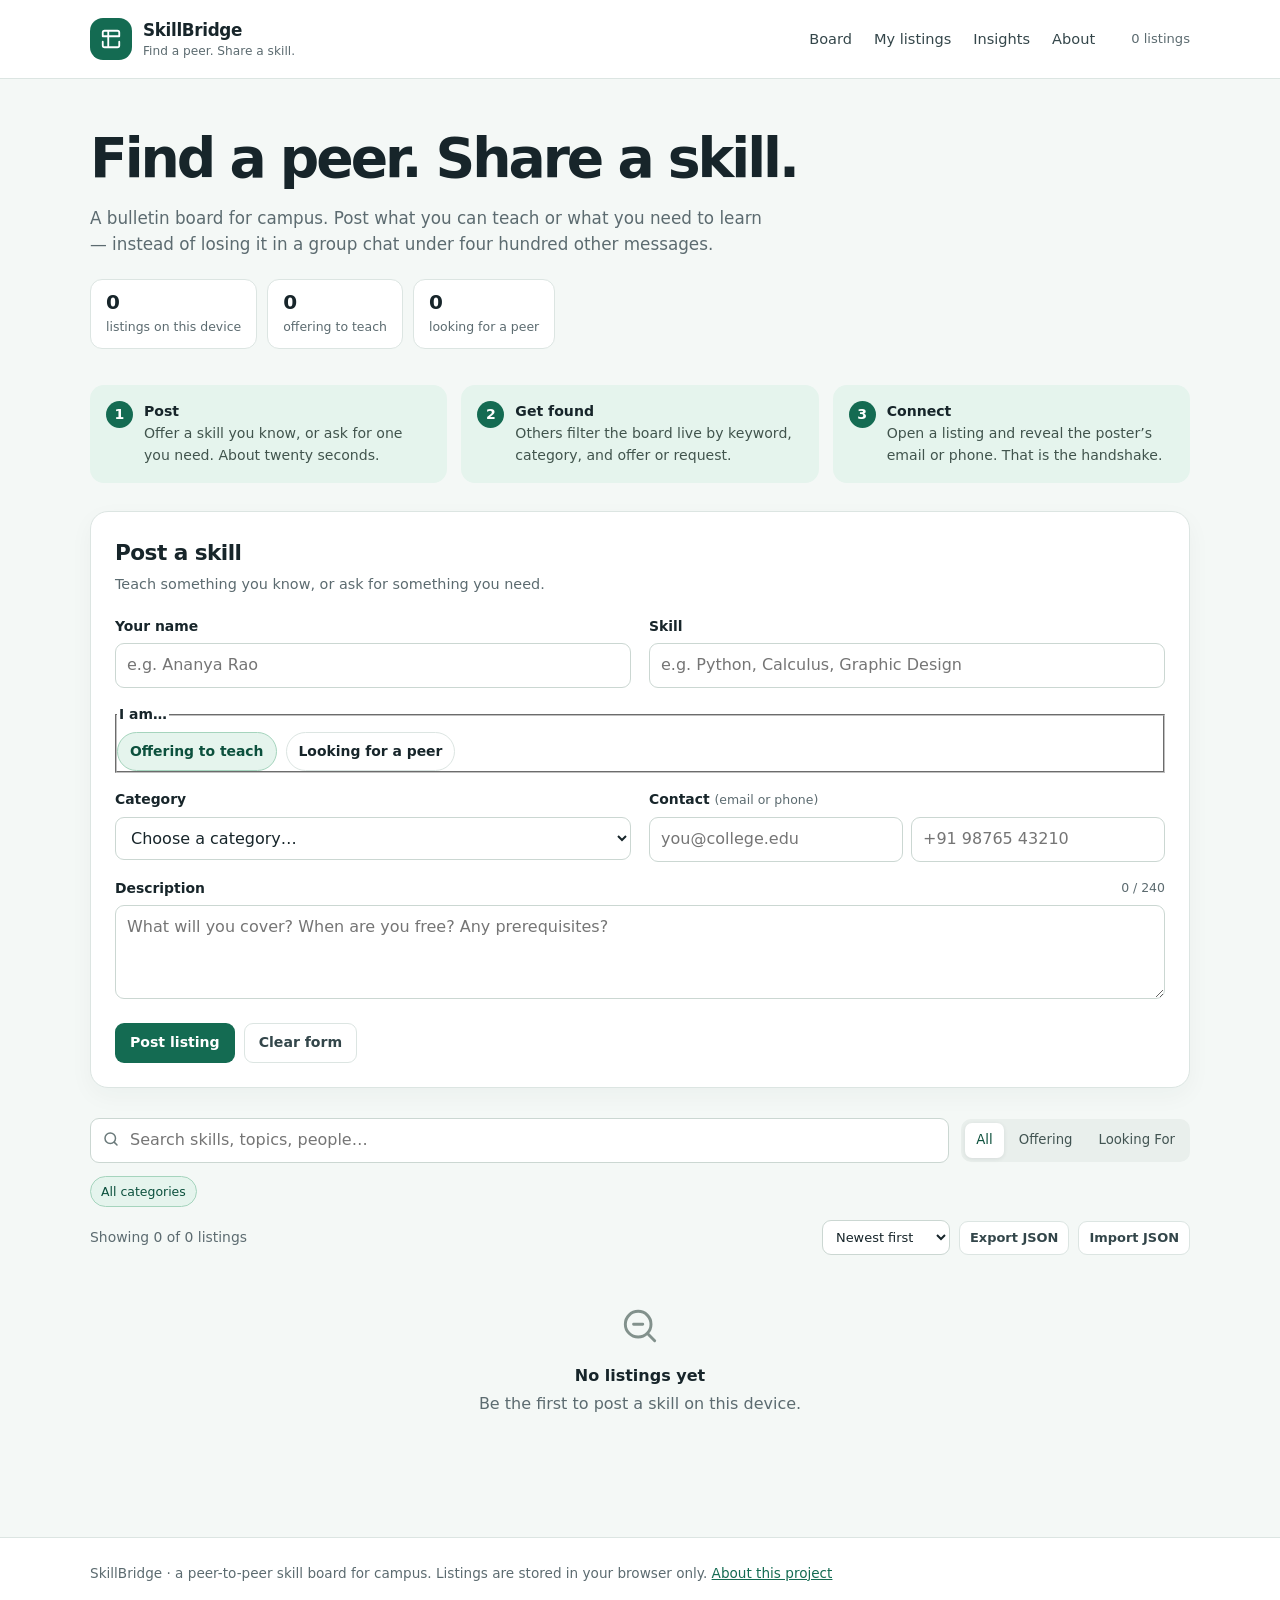
<file: index.html>
<!DOCTYPE html>
<html lang="en">
<head>
<meta charset="UTF-8" />
<meta name="viewport" content="width=device-width, initial-scale=1" />
<title>SkillBridge — Find a peer. Share a skill.</title>
<meta name="description" content="SkillBridge is a campus bulletin board for peer-to-peer skill exchange. Post what you can teach or what you want to learn." />
<link rel="stylesheet" href="style.css" />
</head>
<body>

<!-- ══════════════ HEADER (shared across every page) ══════════════ -->
<header class="site-header">
  <div class="wrap header-inner">
    <a class="brand" href="index.html">
      <span class="brand-mark" aria-hidden="true">
        <svg viewBox="0 0 24 24" width="22" height="22" fill="none" stroke="currentColor" stroke-width="2" stroke-linecap="round" stroke-linejoin="round">
          <path d="M9 3H5a2 2 0 0 0-2 2v4m6-6h10a2 2 0 0 1 2 2v4M9 3v18m0 0h10a2 2 0 0 0 2-2v-4M9 21H5a2 2 0 0 1-2-2v-4m0-6h18M3 9v0" />
        </svg>
      </span>
      <span class="brand-text">
        <strong>SkillBridge</strong>
        <em>Find a peer. Share a skill.</em>
      </span>
    </a>

    <nav class="site-nav" aria-label="Main">
      <a href="#grid">Board</a>
      <a href="#mine">My listings</a>
      <a href="#insights">Insights</a>
      <a href="#about">About</a>
    </nav>

    <p class="live-count" id="liveCount" aria-live="polite">0 listings</p>
  </div>
</header>

<main class="wrap">

  <!-- ══════════════ HERO + LIVE STATS ══════════════ -->
  <section class="hero" id="insights">
    <h1>Find a peer. Share a skill.</h1>
    <p class="hero-sub">
      A bulletin board for campus. Post what you can teach or what you need to learn &mdash;
      instead of losing it in a group chat under four hundred other messages.
    </p>

    <ul class="stat-strip" id="statStrip"></ul>

    <p class="demand-hint" id="demandHint" role="status" hidden></p>
  </section>

  <!-- ══════════════ HOW IT WORKS ══════════════ -->
  <section class="how" aria-labelledby="howHeading">
    <h2 id="howHeading" class="sr-only">How SkillBridge works</h2>
    <ol class="how-steps">
      <li>
        <span class="how-num" aria-hidden="true">1</span>
        <strong>Post</strong>
        Offer a skill you know, or ask for one you need. About twenty seconds.
      </li>
      <li>
        <span class="how-num" aria-hidden="true">2</span>
        <strong>Get found</strong>
        Others filter the board live by keyword, category, and offer or request.
      </li>
      <li>
        <span class="how-num" aria-hidden="true">3</span>
        <strong>Connect</strong>
        Open a listing and reveal the poster&rsquo;s email or phone. That is the handshake.
      </li>
    </ol>
  </section>

  <!-- ══════════════ POST A SKILL ══════════════ -->
  <section class="panel form-panel" aria-labelledby="formHeading">
    <h2 id="formHeading" class="panel-title">Post a skill</h2>
    <p class="panel-sub">Teach something you know, or ask for something you need.</p>

    <div class="banner" id="banner" role="status" hidden>
      <span id="bannerText"></span>
      <button type="button" class="banner-close" id="bannerClose" aria-label="Dismiss message">&times;</button>
    </div>

    <!-- Saved identity. Not authentication — it only stops you retyping your details. -->
    <div class="profile-bar" id="profileBar" hidden>
      <span class="profile-avatar" id="profileAvatar" aria-hidden="true"></span>
      <span class="profile-text">
        <span class="profile-label">Posting as</span>
        <strong id="profileName"></strong>
        <span class="profile-contact" id="profileContact"></span>
      </span>
      <span class="profile-actions">
        <button type="button" class="btn btn-ghost btn-sm" id="editProfile">Edit</button>
        <button type="button" class="btn btn-ghost btn-sm" id="clearProfile">Not you?</button>
      </span>
    </div>

    <form id="skillForm" novalidate>

      <div class="grid-2">
        <!-- Name -->
        <div class="field" id="fieldName">
          <label for="fName">Your name</label>
          <input type="text" id="fName" name="name" maxlength="60" autocomplete="name"
                 placeholder="e.g. Ananya Rao" aria-describedby="err-fName" />
          <p class="error" id="err-fName" hidden></p>
        </div>

        <!-- Skill -->
        <div class="field">
          <label for="fSkill">Skill</label>
          <input type="text" id="fSkill" name="skill" maxlength="60"
                 placeholder="e.g. Python, Calculus, Graphic Design" aria-describedby="err-fSkill" />
          <p class="error" id="err-fSkill" hidden></p>
        </div>
      </div>

      <!-- Type -->
      <fieldset class="field type-field">
        <legend>I am&hellip;</legend>
        <div class="type-options">
          <label class="type-pill type-pill--offering">
            <input type="radio" name="type" value="offering" checked />
            <span>Offering to teach</span>
          </label>
          <label class="type-pill type-pill--lookingfor">
            <input type="radio" name="type" value="lookingfor" />
            <span>Looking for a peer</span>
          </label>
        </div>
        <p class="error" id="err-type" hidden></p>
      </fieldset>

      <div class="grid-2">
        <!-- Category -->
        <div class="field">
          <label for="fCategory">Category</label>
          <select id="fCategory" name="category" aria-describedby="err-fCategory">
            <option value="" selected disabled>Choose a category&hellip;</option>
            <option>Programming</option>
            <option>Web Development</option>
            <option>Data &amp; AI</option>
            <option>Mathematics</option>
            <option>Science</option>
            <option>Design &amp; Media</option>
            <option>Music &amp; Arts</option>
            <option>Languages</option>
            <option>Academics &amp; Exams</option>
            <option>Soft Skills</option>
            <option>Other</option>
          </select>
          <p class="error" id="err-fCategory" hidden></p>
        </div>

        <!-- Contact: exactly one of email / phone -->
        <div class="field" id="fieldContact">
          <label for="fEmail">Contact <span class="label-hint">(email or phone)</span></label>
          <div class="contact-row">
            <input type="email" id="fEmail" name="email" autocomplete="email"
                   placeholder="you@college.edu" aria-describedby="err-contact" />
            <input type="tel" id="fPhone" name="phone" autocomplete="tel"
                   placeholder="+91 98765 43210" aria-describedby="err-contact" />
          </div>
          <p class="error" id="err-contact" hidden></p>
        </div>
      </div>

      <!-- Description -->
      <div class="field">
        <div class="label-row">
          <label for="fDescription">Description</label>
          <span class="counter" id="descCounter">0 / 240</span>
        </div>
        <textarea id="fDescription" name="description" rows="3" maxlength="240"
                  placeholder="What will you cover? When are you free? Any prerequisites?"
                  aria-describedby="err-fDescription"></textarea>
        <p class="error" id="err-fDescription" hidden></p>
      </div>

      <div class="form-actions">
        <button type="submit" class="btn btn-primary">Post listing</button>
        <button type="button" class="btn btn-ghost" id="resetForm">Clear form</button>
      </div>
    </form>
  </section>

  <!-- ══════════════ TOOLBAR ══════════════ -->
  <section class="toolbar" id="mine" aria-label="Search and filter listings">
    <div class="search-box">
      <svg class="search-icon" viewBox="0 0 24 24" width="18" height="18" fill="none"
           stroke="currentColor" stroke-width="2" stroke-linecap="round" aria-hidden="true">
        <circle cx="11" cy="11" r="7"></circle><path d="M20 20l-3.5-3.5"></path>
      </svg>
      <input type="search" id="searchInput" placeholder="Search skills, topics, people&hellip;"
             autocomplete="off" aria-label="Search listings" />
    </div>

    <div class="filter-group" role="group" aria-label="Filter by listing type">
      <button type="button" class="filter-btn is-active" data-filter="all" aria-pressed="true">All</button>
      <button type="button" class="filter-btn filter-btn--offering" data-filter="offering" aria-pressed="false">Offering</button>
      <button type="button" class="filter-btn filter-btn--lookingfor" data-filter="lookingfor" aria-pressed="false">Looking For</button>
    </div>

    <button type="button" class="mine-btn" id="mineBtn" aria-pressed="false" hidden>Mine</button>
  </section>

  <!-- Category chips — built by app.js from the categories actually present -->
  <div class="chip-row" id="chipRow" role="group" aria-label="Filter by category"></div>

  <!-- Results count + sort + data portability -->
  <div class="results-bar">
    <p class="results-meta" id="resultsMeta" aria-live="polite"></p>
    <div class="results-tools">
      <label class="sr-only" for="sortSelect">Sort listings</label>
      <select id="sortSelect" class="sort-select">
        <option value="newest" selected>Newest first</option>
        <option value="oldest">Oldest first</option>
        <option value="skill">Skill A&ndash;Z</option>
        <option value="category">Category A&ndash;Z</option>
      </select>
      <button type="button" class="btn btn-ghost btn-sm" id="exportBtn">Export JSON</button>
      <button type="button" class="btn btn-ghost btn-sm" id="importBtn">Import JSON</button>
      <input type="file" id="importFile" accept="application/json,.json" hidden />
    </div>
  </div>

  <!-- ══════════════ LISTINGS ══════════════ -->
  <section class="grid" id="grid" aria-label="Skill listings"></section>

  <!-- Empty state -->
  <div class="empty" id="emptyState" hidden>
    <svg viewBox="0 0 24 24" width="44" height="44" fill="none" stroke="currentColor"
         stroke-width="1.6" stroke-linecap="round" aria-hidden="true">
      <circle cx="11" cy="11" r="7"></circle><path d="M20 20l-3.5-3.5M8.5 11h5"></path>
    </svg>
    <p class="empty-title" id="emptyTitle">No listings yet</p>
    <p class="empty-sub" id="emptySub">Be the first to post a skill.</p>
    <button type="button" class="btn btn-ghost" id="clearFilters" hidden>Clear filters</button>
  </div>

</main>

<footer class="site-footer">
  <div class="wrap" id="about">
    <p>
      SkillBridge &middot; a peer-to-peer skill board for campus. Listings are stored in your browser only.
      <a href="#about">About this project</a>
    </p>
  </div>
</footer>

<!-- ══════════════ DETAILS / CONNECT MODAL ══════════════ -->
<dialog id="detailModal" aria-labelledby="modalTitle" aria-modal="true">
  <div class="modal-card">
    <button type="button" class="modal-close" id="modalClose" aria-label="Close dialog">&times;</button>

    <div class="modal-head">
      <span class="badge" id="modalBadge"></span>
      <h2 id="modalTitle" class="modal-title"></h2>
      <span class="chip" id="modalCategory"></span>
    </div>

    <p class="modal-desc" id="modalDesc"></p>

    <dl class="modal-meta">
      <div><dt>Posted by</dt><dd id="modalName"></dd></div>
      <div><dt>Posted</dt><dd id="modalDate"></dd></div>
    </dl>

    <!-- Contact is gated: no mailto:/tel: link exists in the DOM until revealed,
         so the raw details are not sitting in the page source for scrapers. -->
    <div class="contact-block">
      <p class="contact-label">Get in touch</p>
      <p class="contact-note" id="contactNote">
        This poster&rsquo;s contact details are hidden until you reveal them.
      </p>
      <button type="button" class="btn btn-primary btn-sm" id="revealContact">Reveal contact</button>
      <div class="contact-lines" id="modalContact" hidden></div>
      <div class="contact-actions" id="contactActions" hidden>
        <button type="button" class="btn btn-ghost btn-sm" id="copyContact">Copy contact</button>
        <button type="button" class="btn btn-ghost btn-sm" id="hideContact">Hide</button>
        <span class="copy-note" id="copyNote" hidden>Copied &#10003;</span>
      </div>
    </div>

    <div class="modal-foot">
      <a class="btn btn-ghost btn-sm" id="modalPermalink" href="#">Open permalink</a>
      <button type="button" class="btn btn-primary btn-sm" id="modalDone">Done</button>
    </div>
  </div>
</dialog>

<script src="core.js"></script>
<script src="app.js"></script>
</body>
</html>
</file>
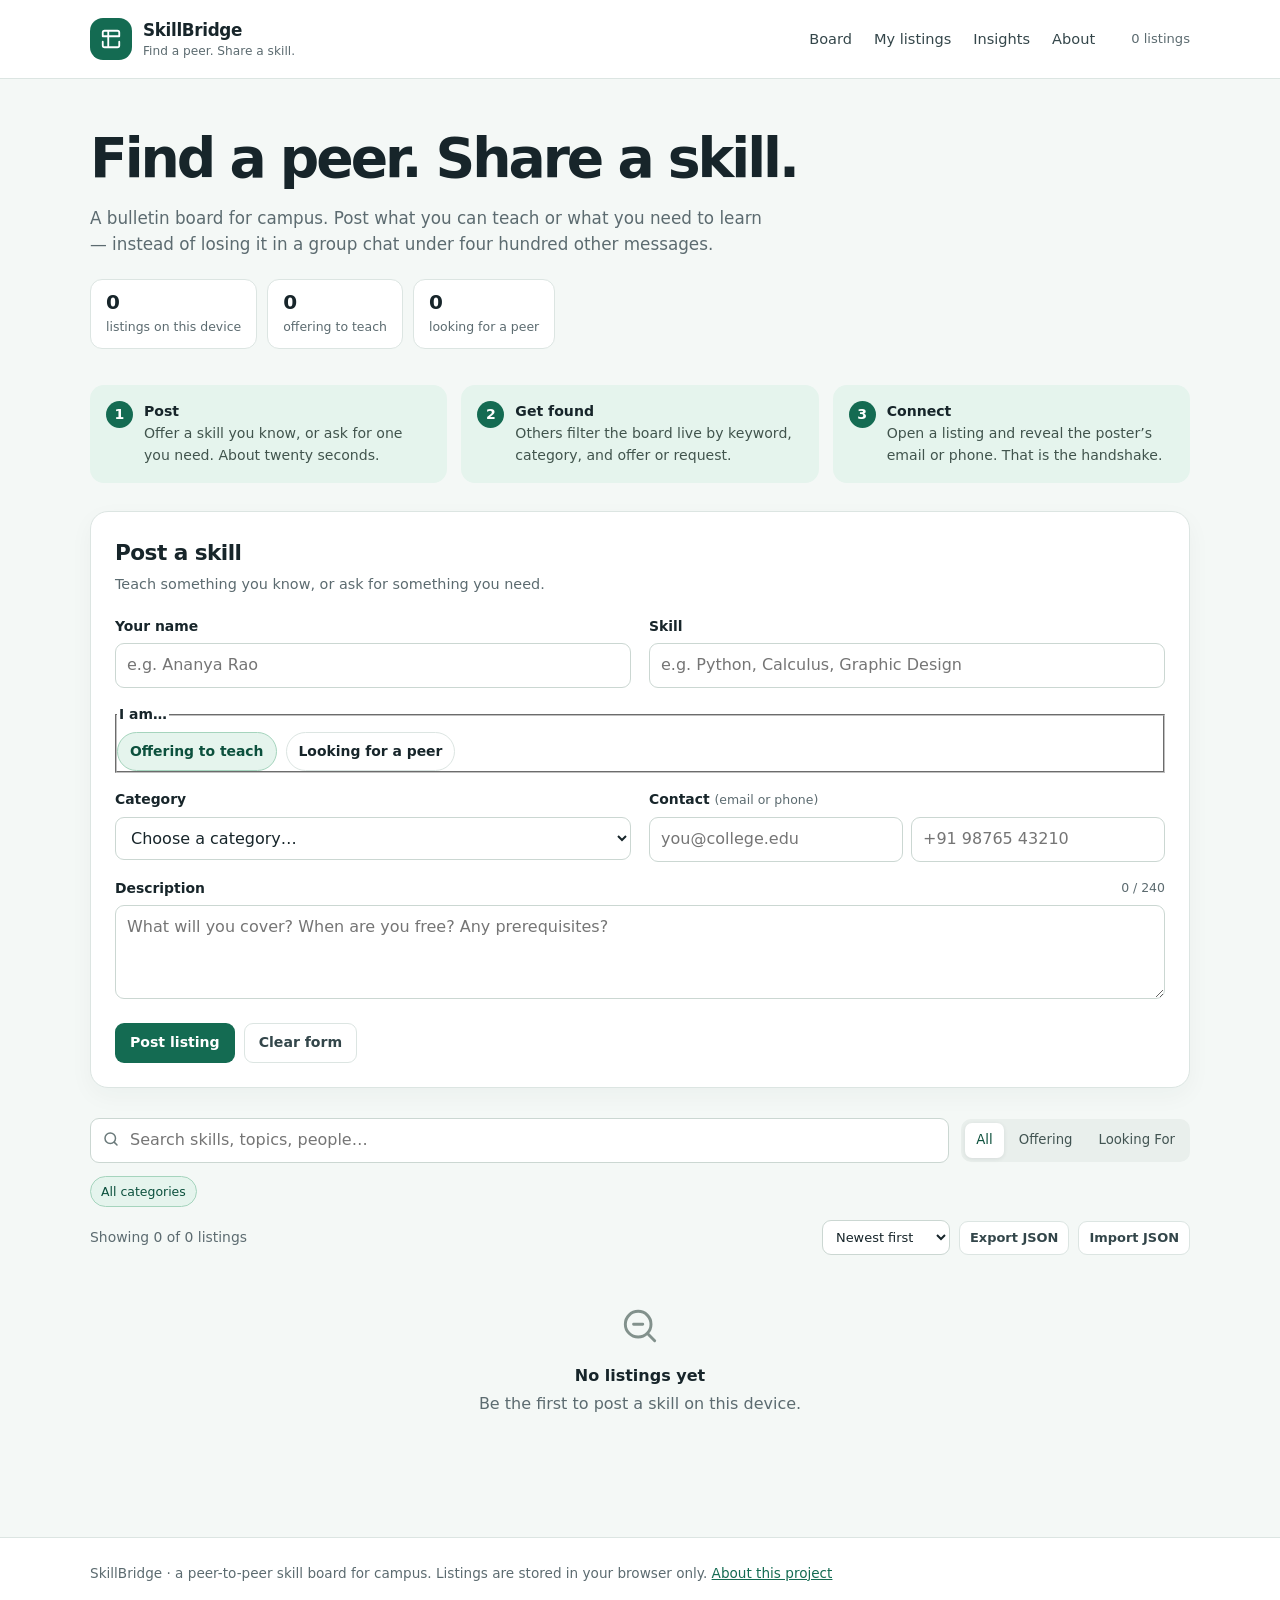
<file: indexx.html>
<!DOCTYPE html>
<html lang="en">
<head>
<meta charset="UTF-8" />
<meta name="viewport" content="width=device-width, initial-scale=1" />
<title>SkillBridge — Find a peer. Share a skill.</title>
<meta name="description" content="SkillBridge is a campus bulletin board for peer-to-peer skill exchange. Post what you can teach or what you want to learn." />
<link rel="stylesheet" href="style.css" />
</head>
<body>

<!-- ══════════════ HEADER (shared across every page) ══════════════ -->
<header class="site-header">
  <div class="wrap header-inner">
    <a class="brand" href="index.html">
      <span class="brand-mark" aria-hidden="true">
        <svg viewBox="0 0 24 24" width="22" height="22" fill="none" stroke="currentColor" stroke-width="2" stroke-linecap="round" stroke-linejoin="round">
          <path d="M9 3H5a2 2 0 0 0-2 2v4m6-6h10a2 2 0 0 1 2 2v4M9 3v18m0 0h10a2 2 0 0 0 2-2v-4M9 21H5a2 2 0 0 1-2-2v-4m0-6h18M3 9v0" />
        </svg>
      </span>
      <span class="brand-text">
        <strong>SkillBridge</strong>
        <em>Find a peer. Share a skill.</em>
      </span>
    </a>

    <nav class="site-nav" aria-label="Main">
      <a href="index.html">Board</a>
      <a href="me.html">My listings</a>
      <a href="insights.html">Insights</a>
      <a href="about.html">About</a>
    </nav>

    <p class="live-count" id="liveCount" aria-live="polite">0 listings</p>
  </div>
</header>

<main class="wrap">

  <!-- ══════════════ HERO + LIVE STATS ══════════════ -->
  <section class="hero">
    <h1>Find a peer. Share a skill.</h1>
    <p class="hero-sub">
      A bulletin board for campus. Post what you can teach or what you need to learn &mdash;
      instead of losing it in a group chat under four hundred other messages.
    </p>

    <ul class="stat-strip" id="statStrip"></ul>

    <p class="demand-hint" id="demandHint" role="status" hidden></p>
  </section>

  <!-- ══════════════ HOW IT WORKS ══════════════ -->
  <section class="how" aria-labelledby="howHeading">
    <h2 id="howHeading" class="sr-only">How SkillBridge works</h2>
    <ol class="how-steps">
      <li>
        <span class="how-num" aria-hidden="true">1</span>
        <strong>Post</strong>
        Offer a skill you know, or ask for one you need. About twenty seconds.
      </li>
      <li>
        <span class="how-num" aria-hidden="true">2</span>
        <strong>Get found</strong>
        Others filter the board live by keyword, category, and offer or request.
      </li>
      <li>
        <span class="how-num" aria-hidden="true">3</span>
        <strong>Connect</strong>
        Open a listing and reveal the poster&rsquo;s email or phone. That is the handshake.
      </li>
    </ol>
  </section>

  <!-- ══════════════ POST A SKILL ══════════════ -->
  <section class="panel form-panel" aria-labelledby="formHeading">
    <h2 id="formHeading" class="panel-title">Post a skill</h2>
    <p class="panel-sub">Teach something you know, or ask for something you need.</p>

    <div class="banner" id="banner" role="status" hidden>
      <span id="bannerText"></span>
      <button type="button" class="banner-close" id="bannerClose" aria-label="Dismiss message">&times;</button>
    </div>

    <!-- Saved identity. Not authentication — it only stops you retyping your details. -->
    <div class="profile-bar" id="profileBar" hidden>
      <span class="profile-avatar" id="profileAvatar" aria-hidden="true"></span>
      <span class="profile-text">
        <span class="profile-label">Posting as</span>
        <strong id="profileName"></strong>
        <span class="profile-contact" id="profileContact"></span>
      </span>
      <span class="profile-actions">
        <button type="button" class="btn btn-ghost btn-sm" id="editProfile">Edit</button>
        <button type="button" class="btn btn-ghost btn-sm" id="clearProfile">Not you?</button>
      </span>
    </div>

    <form id="skillForm" novalidate>

      <div class="grid-2">
        <!-- Name -->
        <div class="field" id="fieldName">
          <label for="fName">Your name</label>
          <input type="text" id="fName" name="name" maxlength="60" autocomplete="name"
                 placeholder="e.g. Ananya Rao" aria-describedby="err-fName" />
          <p class="error" id="err-fName" hidden></p>
        </div>

        <!-- Skill -->
        <div class="field">
          <label for="fSkill">Skill</label>
          <input type="text" id="fSkill" name="skill" maxlength="60"
                 placeholder="e.g. Python, Calculus, Graphic Design" aria-describedby="err-fSkill" />
          <p class="error" id="err-fSkill" hidden></p>
        </div>
      </div>

      <!-- Type -->
      <fieldset class="field type-field">
        <legend>I am&hellip;</legend>
        <div class="type-options">
          <label class="type-pill type-pill--offering">
            <input type="radio" name="type" value="offering" checked />
            <span>Offering to teach</span>
          </label>
          <label class="type-pill type-pill--lookingfor">
            <input type="radio" name="type" value="lookingfor" />
            <span>Looking for a peer</span>
          </label>
        </div>
        <p class="error" id="err-type" hidden></p>
      </fieldset>

      <div class="grid-2">
        <!-- Category -->
        <div class="field">
          <label for="fCategory">Category</label>
          <select id="fCategory" name="category" aria-describedby="err-fCategory">
            <option value="" selected disabled>Choose a category&hellip;</option>
            <option>Programming</option>
            <option>Web Development</option>
            <option>Data &amp; AI</option>
            <option>Mathematics</option>
            <option>Science</option>
            <option>Design &amp; Media</option>
            <option>Music &amp; Arts</option>
            <option>Languages</option>
            <option>Academics &amp; Exams</option>
            <option>Soft Skills</option>
            <option>Other</option>
          </select>
          <p class="error" id="err-fCategory" hidden></p>
        </div>

        <!-- Contact: exactly one of email / phone -->
        <div class="field" id="fieldContact">
          <label for="fEmail">Contact <span class="label-hint">(email or phone)</span></label>
          <div class="contact-row">
            <input type="email" id="fEmail" name="email" autocomplete="email"
                   placeholder="you@college.edu" aria-describedby="err-contact" />
            <input type="tel" id="fPhone" name="phone" autocomplete="tel"
                   placeholder="+91 98765 43210" aria-describedby="err-contact" />
          </div>
          <p class="error" id="err-contact" hidden></p>
        </div>
      </div>

      <!-- Description -->
      <div class="field">
        <div class="label-row">
          <label for="fDescription">Description</label>
          <span class="counter" id="descCounter">0 / 240</span>
        </div>
        <textarea id="fDescription" name="description" rows="3" maxlength="240"
                  placeholder="What will you cover? When are you free? Any prerequisites?"
                  aria-describedby="err-fDescription"></textarea>
        <p class="error" id="err-fDescription" hidden></p>
      </div>

      <div class="form-actions">
        <button type="submit" class="btn btn-primary">Post listing</button>
        <button type="button" class="btn btn-ghost" id="resetForm">Clear form</button>
      </div>
    </form>
  </section>

  <!-- ══════════════ TOOLBAR ══════════════ -->
  <section class="toolbar" aria-label="Search and filter listings">
    <div class="search-box">
      <svg class="search-icon" viewBox="0 0 24 24" width="18" height="18" fill="none"
           stroke="currentColor" stroke-width="2" stroke-linecap="round" aria-hidden="true">
        <circle cx="11" cy="11" r="7"></circle><path d="M20 20l-3.5-3.5"></path>
      </svg>
      <input type="search" id="searchInput" placeholder="Search skills, topics, people&hellip;"
             autocomplete="off" aria-label="Search listings" />
    </div>

    <div class="filter-group" role="group" aria-label="Filter by listing type">
      <button type="button" class="filter-btn is-active" data-filter="all" aria-pressed="true">All</button>
      <button type="button" class="filter-btn filter-btn--offering" data-filter="offering" aria-pressed="false">Offering</button>
      <button type="button" class="filter-btn filter-btn--lookingfor" data-filter="lookingfor" aria-pressed="false">Looking For</button>
    </div>

    <button type="button" class="mine-btn" id="mineBtn" aria-pressed="false" hidden>Mine</button>
  </section>

  <!-- Category chips — built by app.js from the categories actually present -->
  <div class="chip-row" id="chipRow" role="group" aria-label="Filter by category"></div>

  <!-- Results count + sort + data portability -->
  <div class="results-bar">
    <p class="results-meta" id="resultsMeta" aria-live="polite"></p>
    <div class="results-tools">
      <label class="sr-only" for="sortSelect">Sort listings</label>
      <select id="sortSelect" class="sort-select">
        <option value="newest" selected>Newest first</option>
        <option value="oldest">Oldest first</option>
        <option value="skill">Skill A&ndash;Z</option>
        <option value="category">Category A&ndash;Z</option>
      </select>
      <button type="button" class="btn btn-ghost btn-sm" id="exportBtn">Export JSON</button>
      <button type="button" class="btn btn-ghost btn-sm" id="importBtn">Import JSON</button>
      <input type="file" id="importFile" accept="application/json,.json" hidden />
    </div>
  </div>

  <!-- ══════════════ LISTINGS ══════════════ -->
  <section class="grid" id="grid" aria-label="Skill listings"></section>

  <!-- Empty state -->
  <div class="empty" id="emptyState" hidden>
    <svg viewBox="0 0 24 24" width="44" height="44" fill="none" stroke="currentColor"
         stroke-width="1.6" stroke-linecap="round" aria-hidden="true">
      <circle cx="11" cy="11" r="7"></circle><path d="M20 20l-3.5-3.5M8.5 11h5"></path>
    </svg>
    <p class="empty-title" id="emptyTitle">No listings yet</p>
    <p class="empty-sub" id="emptySub">Be the first to post a skill.</p>
    <button type="button" class="btn btn-ghost" id="clearFilters" hidden>Clear filters</button>
  </div>

</main>

<footer class="site-footer">
  <div class="wrap">
    <p>
      SkillBridge &middot; a peer-to-peer skill board for campus. Listings are stored in your browser only.
      <a href="about.html">About this project</a>
    </p>
  </div>
</footer>

<!-- ══════════════ DETAILS / CONNECT MODAL ══════════════ -->
<dialog id="detailModal" aria-labelledby="modalTitle" aria-modal="true">
  <div class="modal-card">
    <button type="button" class="modal-close" id="modalClose" aria-label="Close dialog">&times;</button>

    <div class="modal-head">
      <span class="badge" id="modalBadge"></span>
      <h2 id="modalTitle" class="modal-title"></h2>
      <span class="chip" id="modalCategory"></span>
    </div>

    <p class="modal-desc" id="modalDesc"></p>

    <dl class="modal-meta">
      <div><dt>Posted by</dt><dd id="modalName"></dd></div>
      <div><dt>Posted</dt><dd id="modalDate"></dd></div>
    </dl>

    <!-- Contact is gated: no mailto:/tel: link exists in the DOM until revealed,
         so the raw details are not sitting in the page source for scrapers. -->
    <div class="contact-block">
      <p class="contact-label">Get in touch</p>
      <p class="contact-note" id="contactNote">
        This poster&rsquo;s contact details are hidden until you reveal them.
      </p>
      <button type="button" class="btn btn-primary btn-sm" id="revealContact">Reveal contact</button>
      <div class="contact-lines" id="modalContact" hidden></div>
      <div class="contact-actions" id="contactActions" hidden>
        <button type="button" class="btn btn-ghost btn-sm" id="copyContact">Copy contact</button>
        <button type="button" class="btn btn-ghost btn-sm" id="hideContact">Hide</button>
        <span class="copy-note" id="copyNote" hidden>Copied &#10003;</span>
      </div>
    </div>

    <div class="modal-foot">
      <a class="btn btn-ghost btn-sm" id="modalPermalink" href="#">Open permalink</a>
      <button type="button" class="btn btn-primary btn-sm" id="modalDone">Done</button>
    </div>
  </div>
</dialog>

<script src="core.js"></script>
<script src="app.js"></script>
</body>
</html>
</file>
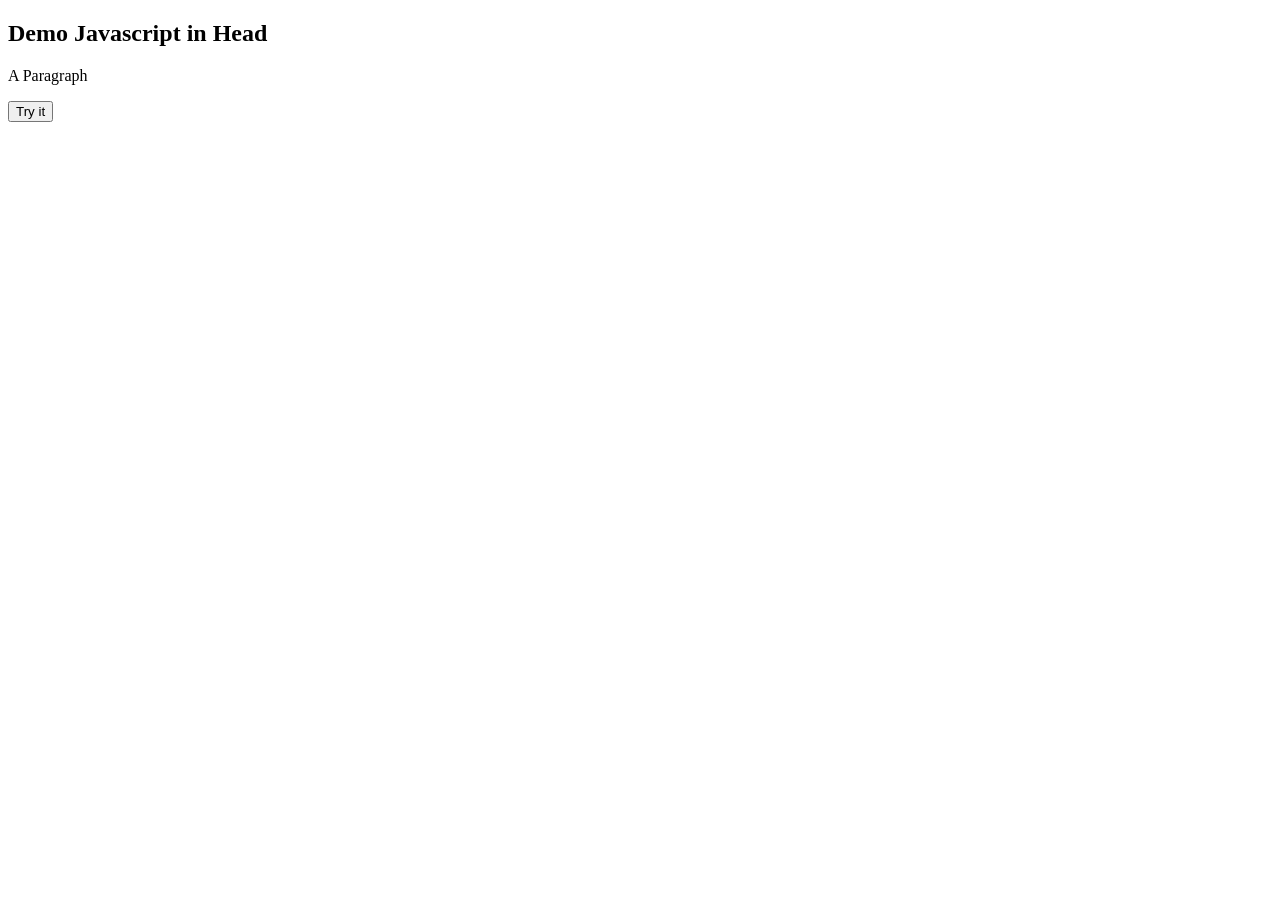
<file: today.html>
<!DOCTYPE html>
<html>
<head>
    <script>
        function myfunction() {
            document.getElementById("demo").innerHTML = Date();
        }
    </script>
</head>
<body>
    <h2 id="demo">Demo Javascript in Head</h2>
    <p>A Paragraph</p>
    <button type="button" onclick="myfunction()">Try it</button>
</body>
</html>
</file>
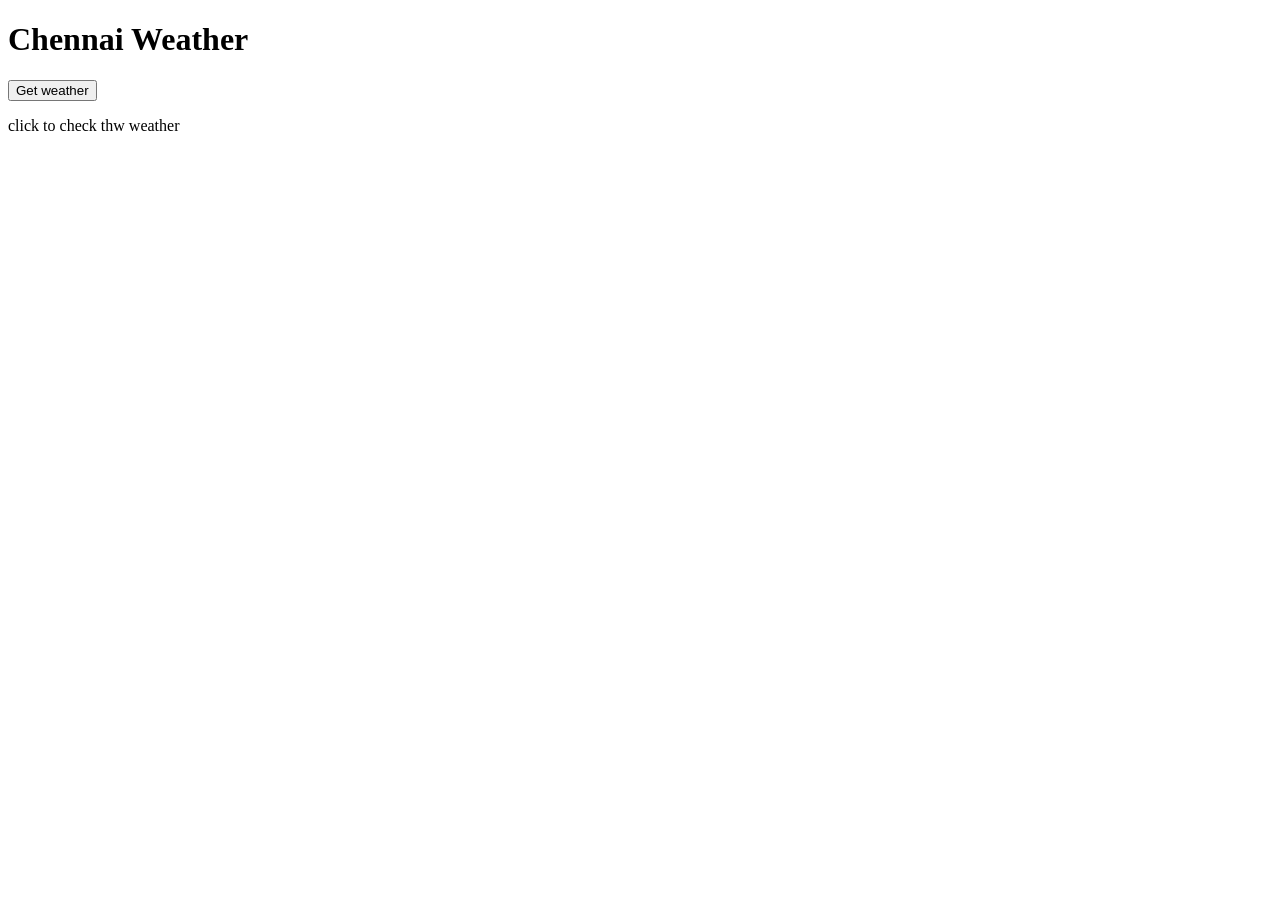
<file: Untitled-2.html>
<!DOCTYPE html>
<html>
    <head>
        <meta charset="UTF-8">
        <title>Weather App</title>
    </head>
    <body>
        <h1>Chennai Weather</h1>

        <button id="WeatherBtn">Get weather</button>
        <p id="weatherResult">click to check thw weather</p>

        <script src="java.js"></script>
    </body>
</html>
</file>
<file: style.css>
:root {
  color-scheme: light;
  --ink: #17252a;
  --muted: #5c6b70;
  --line: #dce5e2;
  --paper: #ffffff;
  --wash: #f4f8f6;
  --green: #146b52;
  --green-dark: #0c503d;
  --mint: #e5f4ed;
  --orange: #a64c20;
  --orange-wash: #fff0e6;
  --red: #a12b35;
  font-family: Inter, ui-sans-serif, system-ui, -apple-system, BlinkMacSystemFont, "Segoe UI", sans-serif;
  color: var(--ink);
  background: var(--wash);
  font-synthesis: none;
  text-rendering: optimizeLegibility;
}

* { box-sizing: border-box; }
body { margin: 0; min-width: 320px; line-height: 1.55; }
button, input, select, textarea { font: inherit; }
a { color: var(--green); }
.wrap { width: min(1100px, calc(100% - 36px)); margin-inline: auto; }
.site-header { background: var(--paper); border-bottom: 1px solid var(--line); }
.header-inner { min-height: 78px; display: flex; align-items: center; gap: 28px; }
.brand { display: flex; align-items: center; gap: 11px; color: var(--ink); text-decoration: none; }
.brand-mark { display: grid; place-items: center; width: 42px; height: 42px; color: white; background: var(--green); border-radius: 13px; }
.brand-text { display: grid; line-height: 1.2; }
.brand-text strong { font-size: 1.05rem; letter-spacing: -.02em; }
.brand-text em { margin-top: 4px; color: var(--muted); font-size: .76rem; font-style: normal; }
.site-nav { display: flex; align-items: center; gap: 22px; margin-left: auto; }
.site-nav a { color: #34464a; text-decoration: none; font-size: .91rem; }
.site-nav a:hover, .site-nav a:focus-visible { color: var(--green); text-decoration: underline; }
.live-count { margin: 0 0 0 8px; color: var(--muted); font-size: .82rem; white-space: nowrap; }
main { padding-block: 34px 70px; }
.hero { padding: 16px 0 28px; }
.hero h1 { max-width: 760px; margin: 0; font-size: clamp(2.15rem, 5vw, 3.45rem); line-height: 1.06; letter-spacing: -.055em; }
.hero-sub { max-width: 690px; margin: 17px 0 22px; color: var(--muted); font-size: 1.05rem; }
.stat-strip { display: flex; flex-wrap: wrap; gap: 10px; padding: 0; margin: 0; list-style: none; }
.stat-strip li { min-width: 132px; padding: 10px 15px; background: var(--paper); border: 1px solid var(--line); border-radius: 12px; }
.stat-strip strong { display: block; font-size: 1.25rem; line-height: 1.2; }
.stat-strip span { color: var(--muted); font-size: .78rem; }
.demand-hint { margin: 12px 0 0; color: var(--orange); font-size: .9rem; }
.how { margin: 8px 0 28px; }
.how-steps { display: grid; grid-template-columns: repeat(3, 1fr); gap: 14px; padding: 0; margin: 0; list-style: none; }
.how-steps li { display: grid; grid-template-columns: 28px 1fr; column-gap: 10px; padding: 16px; background: var(--mint); border-radius: 14px; color: #41544d; font-size: .88rem; }
.how-steps strong { color: var(--ink); }
.how-num { grid-row: span 2; display: grid; place-items: center; width: 27px; height: 27px; color: white; background: var(--green); border-radius: 50%; font-weight: 700; }
.panel { padding: 24px; background: var(--paper); border: 1px solid var(--line); border-radius: 18px; box-shadow: 0 8px 24px #21342b0a; }
.panel-title { margin: 0; font-size: 1.35rem; letter-spacing: -.025em; }
.panel-sub { margin: 4px 0 20px; color: var(--muted); font-size: .9rem; }
.grid-2 { display: grid; grid-template-columns: 1fr 1fr; gap: 18px; }
.field { min-width: 0; margin: 0 0 16px; }
.field label, .field legend { display: block; margin-bottom: 6px; font-size: .87rem; font-weight: 650; }
.field input, .field select, .field textarea, .search-box input, .sort-select { width: 100%; min-height: 43px; padding: 9px 11px; color: var(--ink); background: white; border: 1px solid #cbd7d2; border-radius: 9px; outline: none; }
.field textarea { min-height: 88px; resize: vertical; }
.field input:focus, .field select:focus, .field textarea:focus, .search-box input:focus, .sort-select:focus { border-color: var(--green); box-shadow: 0 0 0 3px #146b521c; }
.field input[aria-invalid="true"], .field select[aria-invalid="true"] { border-color: var(--red); }
.field fieldset { border: 0; }
.type-field { padding: 0; }
.type-options { display: flex; gap: 9px; }
.type-pill { margin: 0 !important; }
.type-pill input { position: absolute; opacity: 0; }
.type-pill span { display: block; padding: 8px 12px; border: 1px solid var(--line); border-radius: 999px; cursor: pointer; font-weight: 550 !important; }
.type-pill input:checked + span { color: var(--green-dark); background: var(--mint); border-color: #a5d4bd; }
.type-pill--lookingfor input:checked + span { color: var(--orange); background: var(--orange-wash); border-color: #edc5ad; }
.type-pill input:focus-visible + span { outline: 3px solid #146b5244; }
.contact-row { display: grid; grid-template-columns: 1fr 1fr; gap: 8px; }
.label-hint, .counter { color: var(--muted); font-size: .78rem; font-weight: 400; }
.label-row { display: flex; justify-content: space-between; }
.error { margin: 4px 0 0; color: var(--red); font-size: .8rem; }
.form-actions, .results-tools, .profile-actions { display: flex; flex-wrap: wrap; align-items: center; gap: 9px; }
.btn { min-height: 40px; padding: 8px 14px; border: 1px solid transparent; border-radius: 9px; cursor: pointer; font-size: .88rem; font-weight: 650; }
.btn-primary { color: white; background: var(--green); }
.btn-primary:hover { background: var(--green-dark); }
.btn-ghost { color: #33464a; background: white; border-color: var(--line); }
.btn-ghost:hover { background: var(--wash); }
.btn-sm { min-height: 34px; padding: 5px 10px; font-size: .81rem; }
.banner { display: flex; justify-content: space-between; gap: 10px; padding: 11px 13px; margin-bottom: 15px; color: #28503f; background: var(--mint); border-radius: 9px; font-size: .88rem; }
.banner[hidden], [hidden] { display: none !important; }
.banner-close { padding: 0 4px; color: inherit; background: transparent; border: 0; cursor: pointer; font-size: 1.2rem; }
.profile-bar { display: flex; align-items: center; gap: 12px; padding: 12px; margin-bottom: 17px; background: var(--wash); border-radius: 12px; }
.profile-avatar { display: grid; place-items: center; flex: 0 0 40px; width: 40px; height: 40px; color: white; background: var(--green); border-radius: 50%; font-weight: 700; }
.profile-text { display: grid; flex: 1; line-height: 1.3; }
.profile-label, .profile-contact { color: var(--muted); font-size: .77rem; }
.profile-actions { justify-content: end; }
.toolbar { display: flex; flex-wrap: wrap; align-items: center; gap: 12px; margin-top: 30px; }
.search-box { position: relative; flex: 1 1 270px; }
.search-icon { position: absolute; top: 12px; left: 12px; color: #6b7a7b; }
.search-box input { padding-left: 39px; }
.filter-group { display: flex; gap: 4px; padding: 4px; background: #e9efec; border-radius: 10px; }
.filter-btn, .mine-btn { padding: 7px 11px; color: #425452; background: transparent; border: 0; border-radius: 7px; cursor: pointer; font-size: .83rem; }
.filter-btn.is-active, .mine-btn[aria-pressed="true"] { color: var(--green-dark); background: white; box-shadow: 0 1px 4px #17252a18; }
.mine-btn { border: 1px solid var(--line); background: white; }
.chip-row { display: flex; flex-wrap: wrap; gap: 7px; margin: 13px 0; }
.chip { display: inline-block; padding: 4px 9px; color: #4a5a58; background: #edf2ef; border-radius: 999px; font-size: .76rem; }
.chip-btn { padding: 5px 10px; color: #475754; background: white; border: 1px solid var(--line); border-radius: 999px; cursor: pointer; font-size: .78rem; }
.chip-btn.is-active { color: var(--green-dark); background: var(--mint); border-color: #a5d4bd; }
.results-bar { display: flex; flex-wrap: wrap; justify-content: space-between; align-items: center; gap: 12px; margin: 13px 0; }
.results-meta { margin: 0; color: var(--muted); font-size: .87rem; }
.results-tools { justify-content: end; }
.sort-select { width: auto; min-height: 35px; padding: 5px 9px; font-size: .81rem; }
.grid { display: grid; grid-template-columns: repeat(3, minmax(0, 1fr)); gap: 14px; }
.listing-card { display: flex; flex-direction: column; min-height: 210px; padding: 17px; background: var(--paper); border: 1px solid var(--line); border-radius: 14px; transition: transform .15s ease, box-shadow .15s ease; }
.listing-card:hover { transform: translateY(-2px); box-shadow: 0 8px 22px #17252a12; }
.card-top { display: flex; justify-content: space-between; align-items: start; gap: 8px; }
.badge { display: inline-block; padding: 4px 8px; color: var(--green-dark); background: var(--mint); border-radius: 999px; font-size: .72rem; font-weight: 700; }
.badge--lookingfor { color: var(--orange); background: var(--orange-wash); }
.card-title { margin: 12px 0 5px; font-size: 1.12rem; line-height: 1.25; }
.card-desc { display: -webkit-box; overflow: hidden; margin: 0 0 12px; color: var(--muted); font-size: .86rem; -webkit-box-orient: vertical; -webkit-line-clamp: 3; }
.card-meta { display: flex; flex-wrap: wrap; gap: 6px; align-items: center; margin-top: auto; color: var(--muted); font-size: .77rem; }
.card-open { align-self: flex-start; margin-top: 13px; }
.empty { padding: 36px 15px; color: var(--muted); text-align: center; }
.empty svg { color: #82918c; }
.empty-title { margin: 8px 0 0; color: var(--ink); font-weight: 700; }
.empty-sub { margin: 3px 0 14px; }
.site-footer { padding: 25px 0; color: var(--muted); background: var(--paper); border-top: 1px solid var(--line); font-size: .85rem; }
.site-footer p { margin: 0; }
.sr-only { position: absolute; overflow: hidden; width: 1px; height: 1px; padding: 0; margin: -1px; clip: rect(0, 0, 0, 0); white-space: nowrap; border: 0; }
dialog { width: min(540px, calc(100% - 28px)); max-height: 90vh; padding: 0; color: var(--ink); border: 0; border-radius: 17px; box-shadow: 0 20px 80px #0c211c55; }
dialog::backdrop { background: #11201dcc; }
.modal-card { position: relative; padding: 25px; }
.modal-close { position: absolute; top: 13px; right: 15px; width: 34px; height: 34px; color: var(--muted); background: transparent; border: 0; cursor: pointer; font-size: 1.5rem; }
.modal-head { padding-right: 30px; }
.modal-title { margin: 10px 0 8px; font-size: 1.6rem; letter-spacing: -.03em; }
.modal-desc { color: var(--muted); white-space: pre-wrap; }
.modal-meta { display: grid; grid-template-columns: 1fr 1fr; gap: 12px; padding: 13px 0; margin: 18px 0; border-block: 1px solid var(--line); }
.modal-meta div { display: grid; }
.modal-meta dt, .contact-label { color: var(--muted); font-size: .78rem; }
.modal-meta dd { margin: 2px 0 0; font-weight: 650; }
.contact-block { padding: 14px; background: var(--wash); border-radius: 12px; }
.contact-label { margin: 0 0 6px; font-weight: 700; }
.contact-note { margin: 0 0 10px; color: var(--muted); font-size: .84rem; }
.contact-lines { display: grid; gap: 5px; margin: 8px 0; overflow-wrap: anywhere; }
.contact-actions, .modal-foot { display: flex; align-items: center; gap: 8px; }
.copy-note { color: var(--green); font-size: .82rem; }
.modal-foot { justify-content: space-between; margin-top: 18px; }
@media (max-width: 780px) {
  .header-inner { flex-wrap: wrap; gap: 10px 18px; padding-block: 12px; }
  .site-nav { order: 3; flex: 1 0 100%; gap: 17px; overflow-x: auto; }
  .live-count { margin-left: auto; }
  .grid { grid-template-columns: repeat(2, minmax(0, 1fr)); }
}
@media (max-width: 560px) {
  .wrap { width: min(100% - 24px, 1100px); }
  main { padding-top: 22px; }
  .hero { padding-top: 8px; }
  .how-steps { grid-template-columns: 1fr; }
  .grid-2, .contact-row { grid-template-columns: 1fr; gap: 0; }
  .panel { padding: 17px; }
  .grid { grid-template-columns: 1fr; }
  .results-tools { justify-content: start; }
  .filter-group { flex: 1; justify-content: space-between; }
  .filter-btn { padding-inline: 8px; }
  .profile-bar { flex-wrap: wrap; }
  .profile-actions { width: 100%; justify-content: start; }
}
@media (prefers-reduced-motion: reduce) {
  *, *::before, *::after { scroll-behavior: auto !important; transition-duration: .01ms !important; animation-duration: .01ms !important; }
}
</file>
